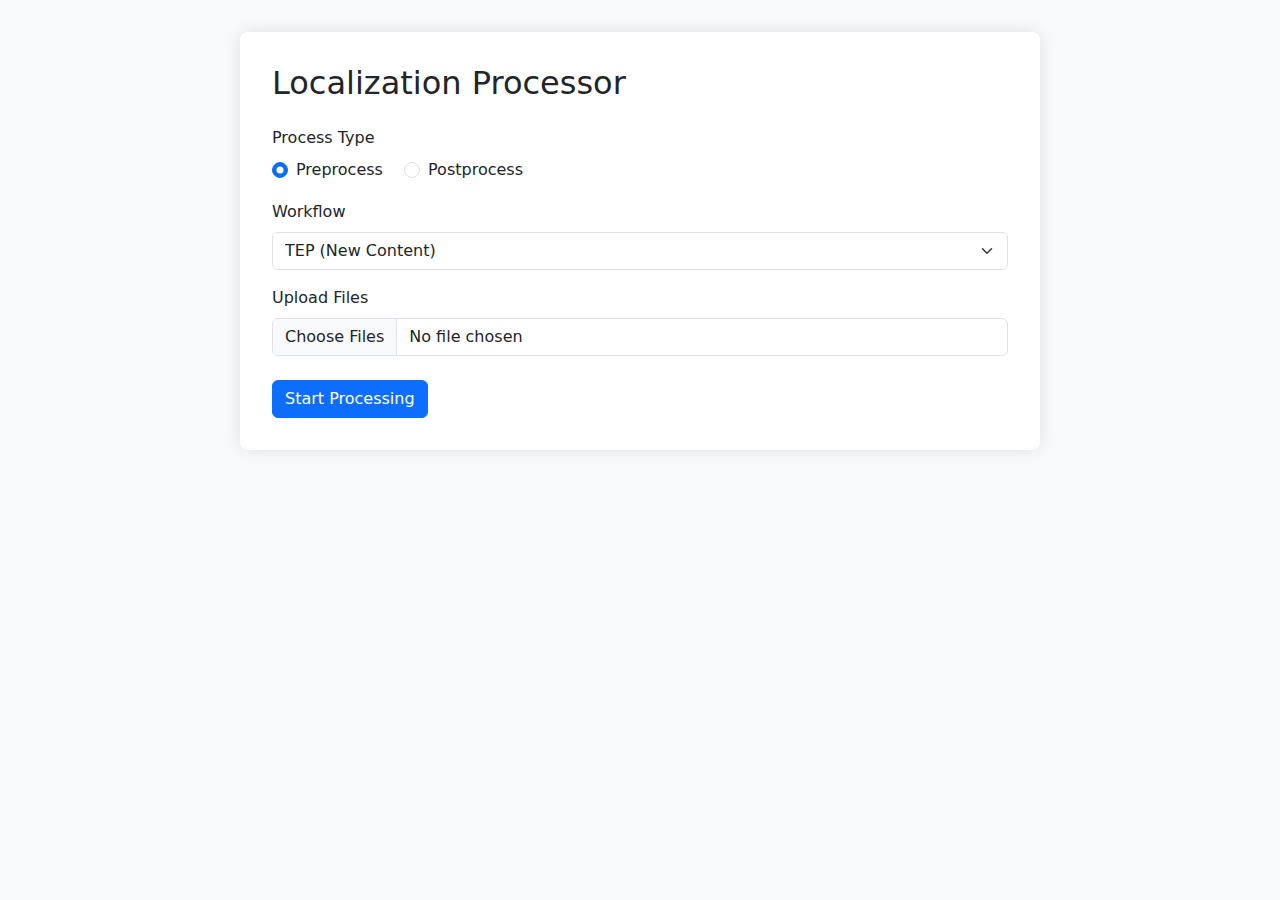
<file: templates/ui.html>
<!DOCTYPE html>
<html lang="en">
<head>
  <meta charset="UTF-8">
  <title>Localization Processor</title>
  <link href="https://cdn.jsdelivr.net/npm/bootstrap@5.3.0/dist/css/bootstrap.min.css" rel="stylesheet">
  <style>
    body {
      background-color: #f8f9fa;
      padding: 2em;
    }
    .container {
      max-width: 800px;
      margin: auto;
      background: white;
      padding: 2em;
      border-radius: 0.5em;
      box-shadow: 0 0 15px rgba(0,0,0,0.1);
    }
  </style>
</head>
<body>
<div class="container">
  <h2 class="mb-4">Localization Processor</h2>
  <form id="processForm">
    <div class="mb-3">
      <label class="form-label">Process Type</label><br>
      <div class="form-check form-check-inline">
        <input class="form-check-input" type="radio" name="processType" value="preprocess" checked>
        <label class="form-check-label">Preprocess</label>
      </div>
      <div class="form-check form-check-inline">
        <input class="form-check-input" type="radio" name="processType" value="postprocess">
        <label class="form-check-label">Postprocess</label>
      </div>
    </div>

    <div class="mb-3">
      <label class="form-label">Workflow</label>
      <select name="workflow" id="workflow" class="form-select" required>
        <option value="tep">TEP (New Content)</option>
        <option value="legacy">Legacy Review</option>
      </select>
    </div>

    <!-- Multi file for TEP or Legacy Postprocess -->
    <div class="mb-3" id="tepUpload">
      <label class="form-label">Upload Files</label>
      <input type="file" class="form-control" name="files" multiple required>
    </div>

    <!-- Multiple Source and Target for Legacy Preprocess -->
    <div class="row" id="legacyUpload" style="display:none;">
      <div class="col-md-6">
        <label class="form-label">Source Files</label>
        <input type="file" class="form-control" name="source_files" multiple>
      </div>
      <div class="col-md-6">
        <label class="form-label">Target Files</label>
        <input type="file" class="form-control" name="target_files" multiple>
      </div>
    </div>

    <div class="mt-4">
      <button type="submit" class="btn btn-primary">Start Processing</button>
    </div>
  </form>

  <div id="status" class="text-info mt-4" style="display:none">Processing...</div>
  <div id="results" class="mt-3" style="display:none">
    <h4>Processed Files:</h4>
    <div id="fileLinks" class="mb-2"></div>
    <a id="downloadZip" class="btn btn-success" href="#" download>Download All as ZIP</a>
  </div>
</div>

<script>
  const form = document.getElementById('processForm');
  const status = document.getElementById('status');
  const results = document.getElementById('results');
  const fileLinks = document.getElementById('fileLinks');
  const downloadZip = document.getElementById('downloadZip');

  const workflowSelect = document.getElementById('workflow');
  const tepUpload = document.getElementById('tepUpload');
  const legacyUpload = document.getElementById('legacyUpload');

  function clearStatus() {
    status.style.display = 'none';
    results.style.display = 'none';
    status.textContent = '';
    fileLinks.innerHTML = '';
  }

  function updateUploadUI() {
    clearStatus();
    const workflow = workflowSelect.value;
    const processType = document.querySelector('input[name="processType"]:checked').value;
    const isLegacyPreprocess = workflow === 'legacy' && processType === 'preprocess';

    tepUpload.style.display = isLegacyPreprocess ? 'none' : 'block';
    legacyUpload.style.display = isLegacyPreprocess ? 'flex' : 'none';
  }

  workflowSelect.addEventListener('change', updateUploadUI);
  document.querySelectorAll('input[name="processType"]').forEach(el => {
    el.addEventListener('change', updateUploadUI);
  });

  form.addEventListener('submit', async (e) => {
    e.preventDefault();
    clearStatus();
    status.style.display = 'block';
    status.textContent = 'Processing...';

    const formData = new FormData(form);
    const processType = document.querySelector('input[name="processType"]:checked').value;
    formData.append('processType', processType);

    const res = await fetch('/process', {
      method: 'POST',
      body: formData
    });

    const data = await res.json();
    if (data.status === 'completed') {
      status.textContent = '✅ Process completed!';
      results.style.display = 'block';
      downloadZip.href = '/download/batch.zip';
      data.files.forEach(file => {
        const link = document.createElement('a');
        link.href = `/download/${file}`;
        link.textContent = `Download ${file}`;
        link.className = 'btn btn-outline-secondary btn-sm me-2 mb-2';
        fileLinks.appendChild(link);
      });
    } else {
      status.textContent = '❌ Something went wrong.';
    }
  });

  updateUploadUI(); // initialize on load
</script>
</body>
</html>
</file>
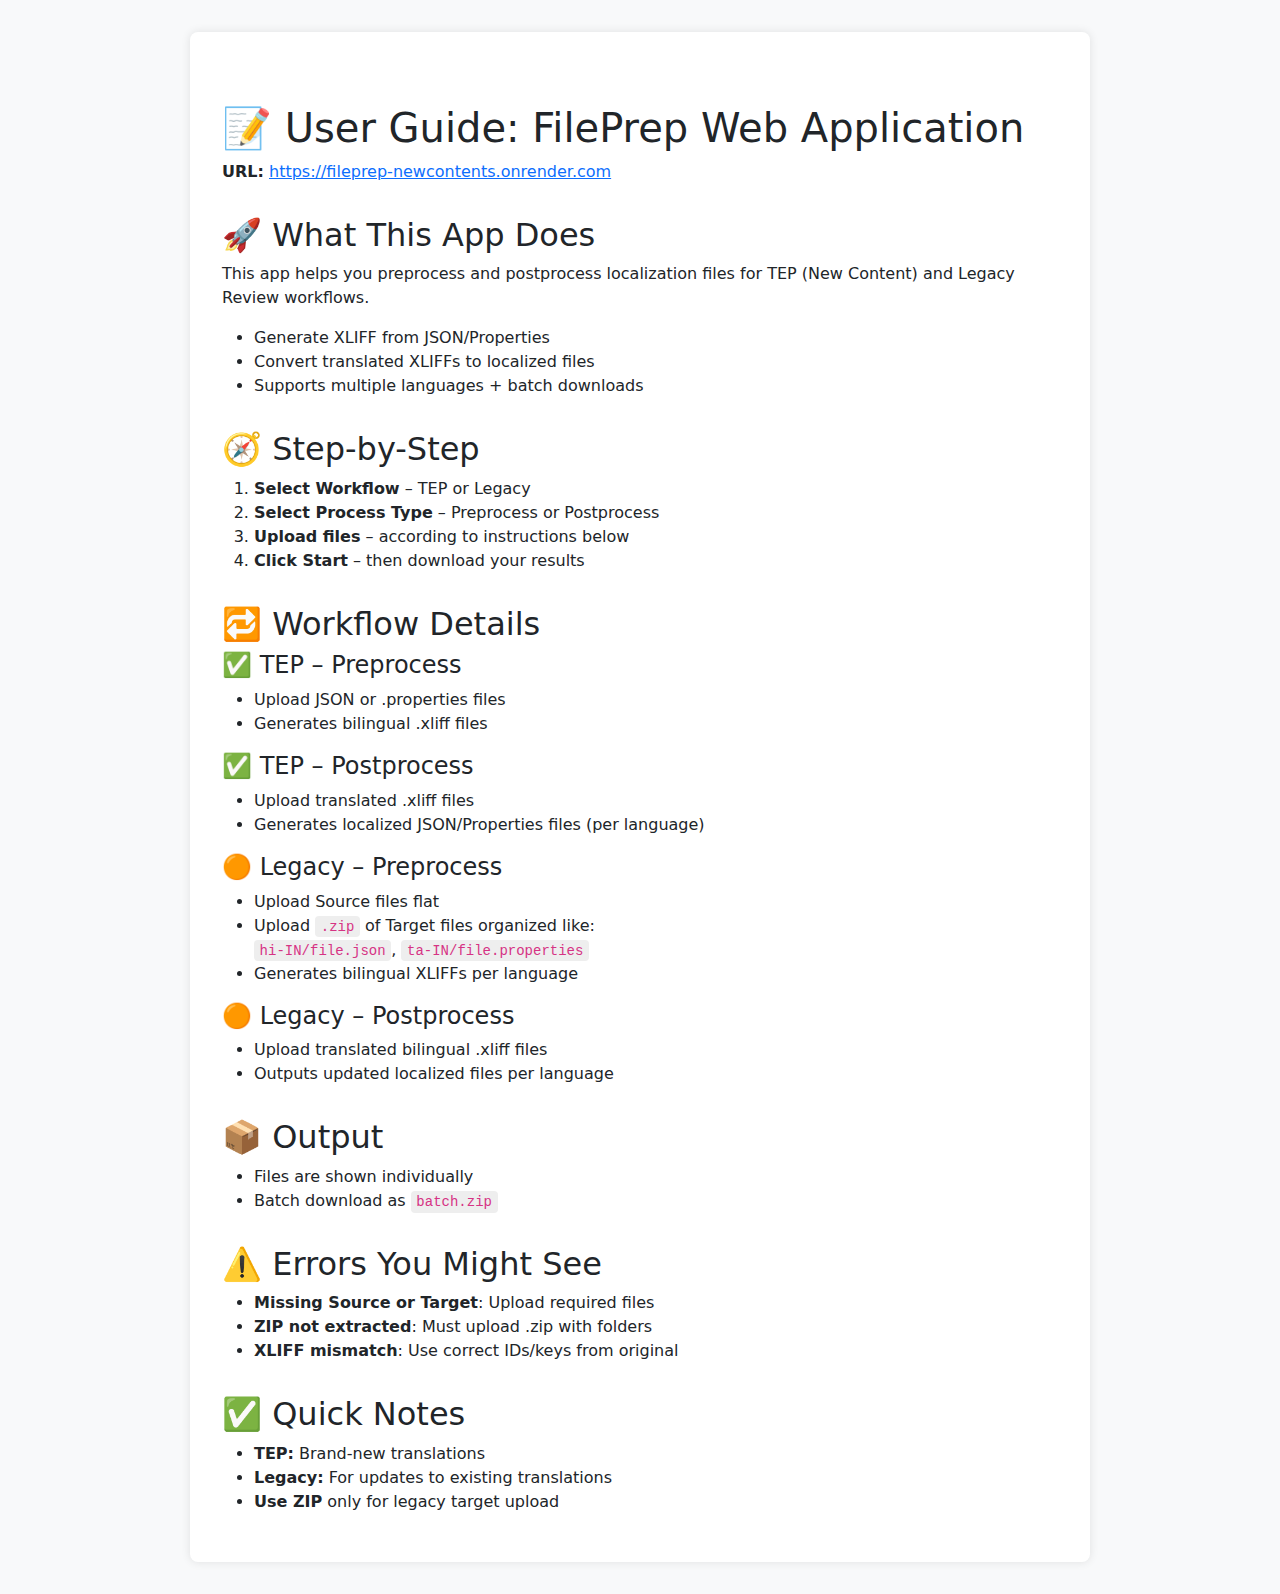
<file: templates/userguide.html>
<!DOCTYPE html>
<html lang="en">
<head>
  <meta charset="UTF-8">
  <title>User Guide – Localization WebApp</title>
  <link href="https://cdn.jsdelivr.net/npm/bootstrap@5.3.0/dist/css/bootstrap.min.css" rel="stylesheet">
  <style>
    body { background-color: #f8f9fa; padding: 2em; }
    .container { max-width: 900px; margin: auto; background: white; padding: 2em; border-radius: 8px; box-shadow: 0 0 10px rgba(0,0,0,0.1); }
    h1, h2 { margin-top: 1em; }
    code { background: #eee; padding: 0.2em 0.4em; border-radius: 4px; }
  </style>
</head>
<body>
  <div class="container">
    <h1>📝 User Guide: FilePrep Web Application</h1>
    <p><strong>URL:</strong> <a href="/">https://fileprep-newcontents.onrender.com</a></p>

    <h2>🚀 What This App Does</h2>
    <p>This app helps you preprocess and postprocess localization files for TEP (New Content) and Legacy Review workflows.</p>
    <ul>
      <li>Generate XLIFF from JSON/Properties</li>
      <li>Convert translated XLIFFs to localized files</li>
      <li>Supports multiple languages + batch downloads</li>
    </ul>

    <h2>🧭 Step-by-Step</h2>
    <ol>
      <li><strong>Select Workflow</strong> – TEP or Legacy</li>
      <li><strong>Select Process Type</strong> – Preprocess or Postprocess</li>
      <li><strong>Upload files</strong> – according to instructions below</li>
      <li><strong>Click Start</strong> – then download your results</li>
    </ol>

    <h2>🔁 Workflow Details</h2>
    <h4>✅ TEP – Preprocess</h4>
    <ul>
      <li>Upload JSON or .properties files</li>
      <li>Generates bilingual .xliff files</li>
    </ul>

    <h4>✅ TEP – Postprocess</h4>
    <ul>
      <li>Upload translated .xliff files</li>
      <li>Generates localized JSON/Properties files (per language)</li>
    </ul>

    <h4>🟠 Legacy – Preprocess</h4>
    <ul>
      <li>Upload Source files flat</li>
      <li>Upload <code>.zip</code> of Target files organized like:<br>
      <code>hi-IN/file.json</code>, <code>ta-IN/file.properties</code></li>
      <li>Generates bilingual XLIFFs per language</li>
    </ul>

    <h4>🟠 Legacy – Postprocess</h4>
    <ul>
      <li>Upload translated bilingual .xliff files</li>
      <li>Outputs updated localized files per language</li>
    </ul>

    <h2>📦 Output</h2>
    <ul>
      <li>Files are shown individually</li>
      <li>Batch download as <code>batch.zip</code></li>
    </ul>

    <h2>⚠️ Errors You Might See</h2>
    <ul>
      <li><strong>Missing Source or Target</strong>: Upload required files</li>
      <li><strong>ZIP not extracted</strong>: Must upload .zip with folders</li>
      <li><strong>XLIFF mismatch</strong>: Use correct IDs/keys from original</li>
    </ul>

    <h2>✅ Quick Notes</h2>
    <ul>
      <li><strong>TEP:</strong> Brand-new translations</li>
      <li><strong>Legacy:</strong> For updates to existing translations</li>
      <li><strong>Use ZIP</strong> only for legacy target upload</li>
    </ul>
  </div>
</body>
</html>
</file>
